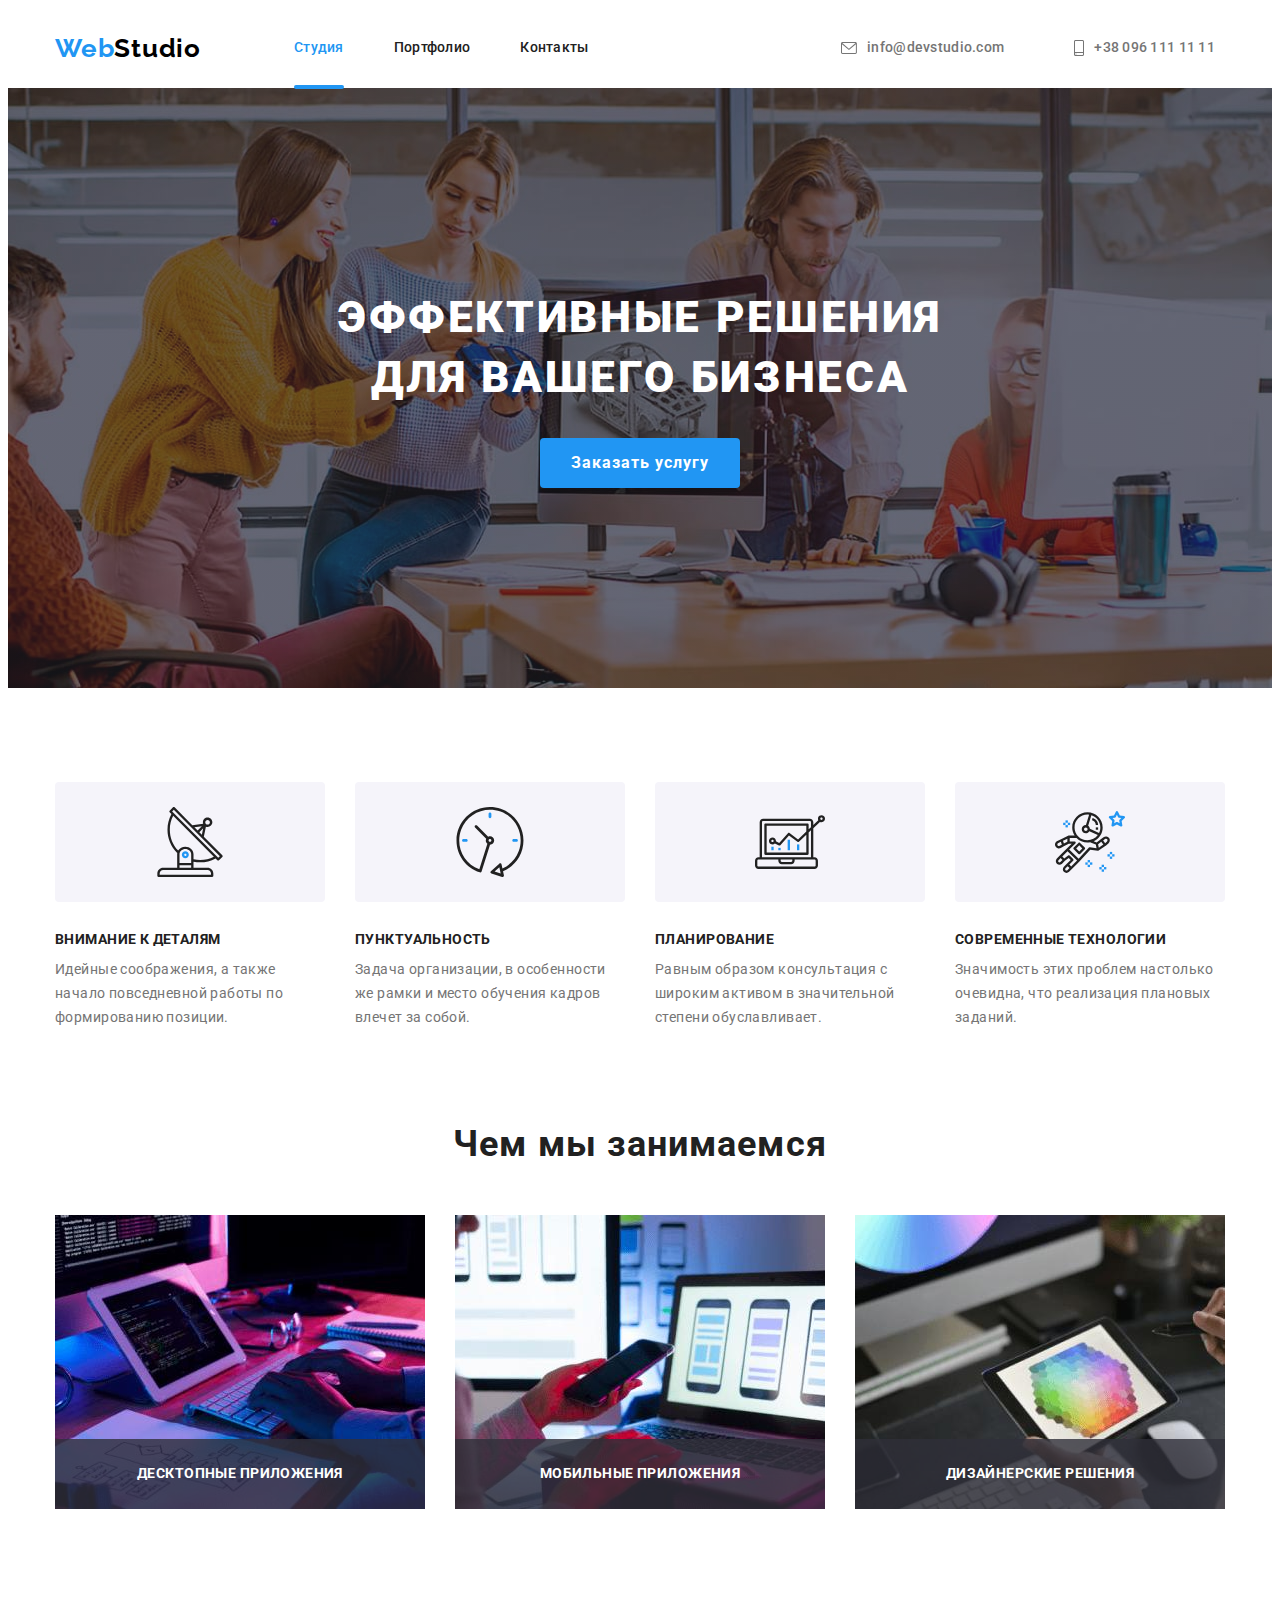
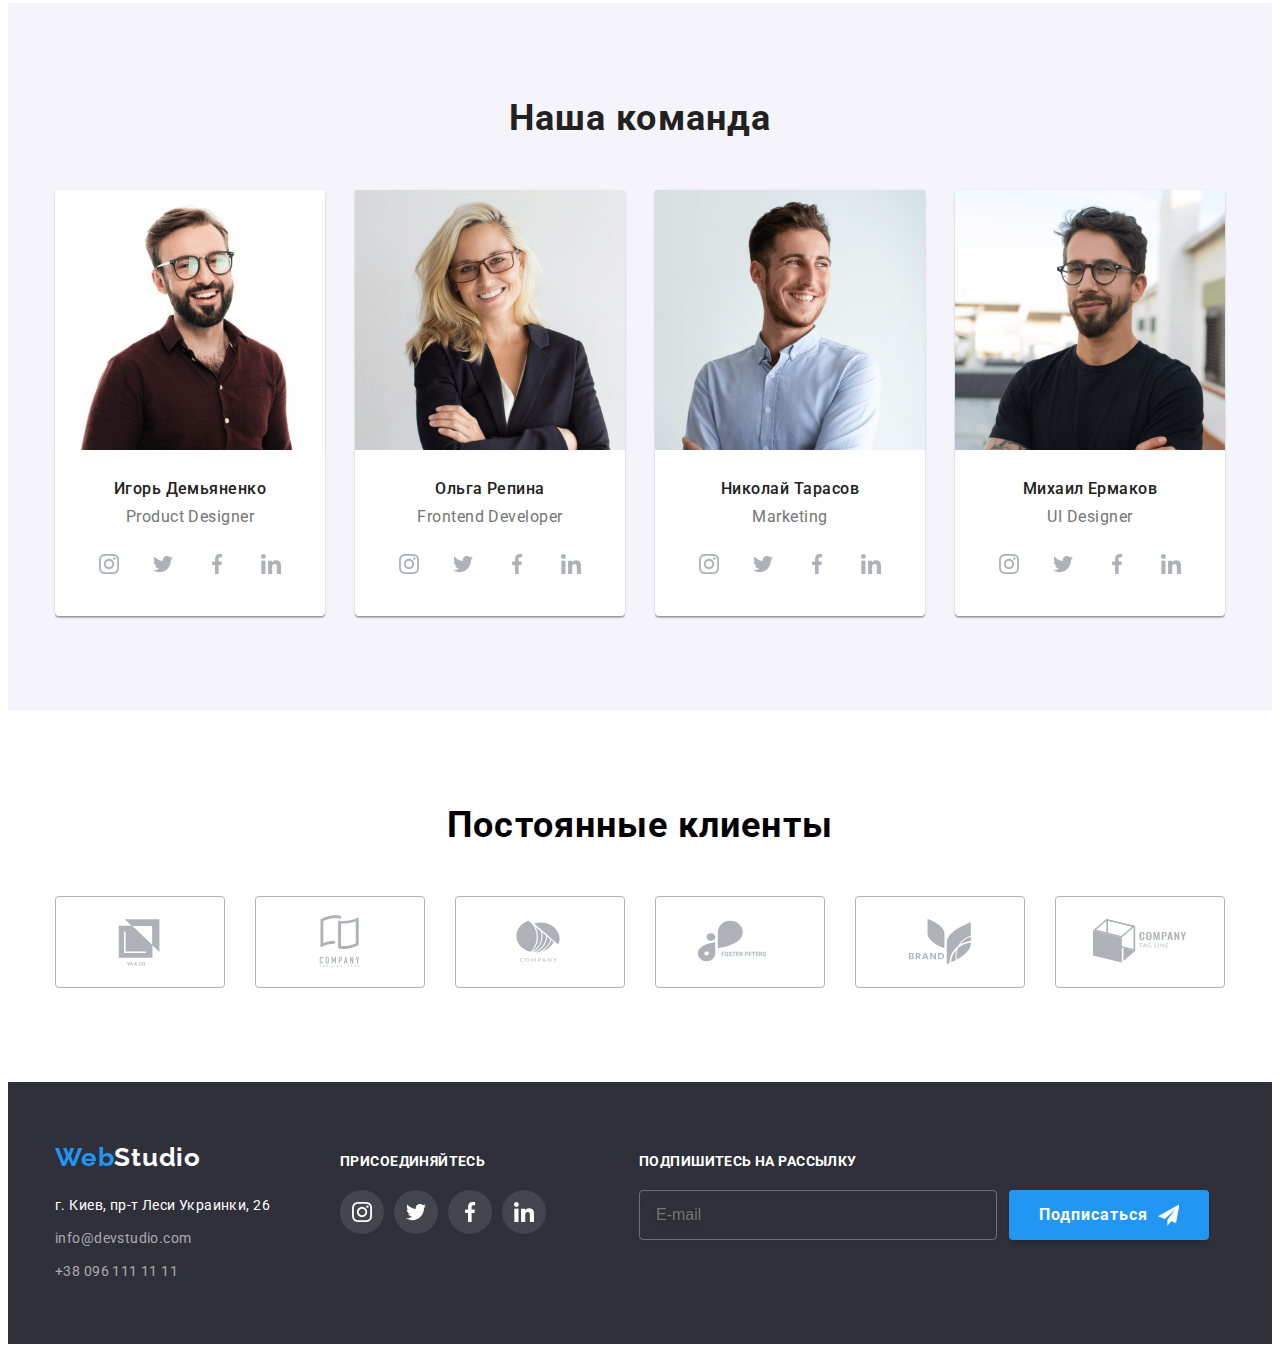
<file: index.html>
<!DOCTYPE html>
<html lang="ru">
  <head>
    <meta charset="UTF-8" />
    <meta http-equiv="X-UA-Compatible" content="IE=edge" />
    <meta name="viewport" content="width=device-width, initial-scale=1.0" />
    <link rel="preconnect" href="https://fonts.googleapis.com" />
    <link rel="preconnect" href="https://fonts.gstatic.com" crossorigin />
    <link
      href="https://fonts.googleapis.com/css2?family=Raleway:wght@700&family=Roboto:wght@200;300;400;500;700;900&display=swap"
      rel="stylesheet"
    />
    <title>WebStudio</title>
    <link
      rel="stylesheet"
      href="https://cdnjs.cloudflare.com/ajax/libs/modern-normalize/1.1.0/modern-normalize.min.css"
      integrity="sha512-wpPYUAdjBVSE4KJnH1VR1HeZfpl1ub8YT/NKx4PuQ5NmX2tKuGu6U/JRp5y+Y8XG2tV+wKQpNHVUX03MfMFn9Q=="
      crossorigin="anonymous"
      referrerpolicy="no-referrer"
    />
    <link rel="stylesheet" href="./css/main.min.css" />
  </head>

  <!-- Header -->

  <body>
    <header class="header">
      <div class="container">
        <a href="/" class="logo logo__link link"
          >Web<span class="logo__color">Studio</span></a
        >
        <nav class="site-nav">
          <ul class="site-nav__list list">
            <li class="site-nav__item">
              <a href="./index.html" class="site-nav__link link current"
                >Студия</a
              >
            </li>
            <li class="site-nav__item">
              <a href="./portfolio.html" class="site-nav__link link"
                >Портфолио</a
              >
            </li>
            <li class="site-nav__item">
              <a href="/" class="site-nav__link link">Контакты</a>
            </li>
          </ul>
        </nav>
        <ul class="connect list">
          <li class="connect__item">
            <a href="mailto:info@devstudio.com" class="connect__link link">
              <svg class="connect__icon" width="16" height="12">
                <use href="./images/icons.svg#icon-mail-icon"></use></svg
              >info@devstudio.com</a
            >
          </li>
          <li class="connect__item">
            <a href="tel:+380961111111" class="connect__link link">
              <svg class="connect__icon" width="10" height="16">
                <use href="./images/icons.svg#icon-tel-icon"></use></svg
              >+38 096 111 11 11</a
            >
          </li>
        </ul>
      </div>
    </header>
    <main>
      <!-- HERO -->

      <section class="hero">
        <div class="container">
          <h1 class="hero__title">Эффективные решения для вашего бизнеса</h1>
          <button type="button" class="btn hero__btn" data-modal-open>
            Заказать услугу
          </button>
        </div>
      </section>

      <!-- Specifics -->

      <section class="specifics">
        <div class="container">
          <h2 class="visually-hidden" hidden>Особенности</h2>

          <ul class="specifics__list list">
            <li class="specifics__item">
              <div class="specifics__icon">
                <svg class="specifics__icon-item" width="70" height="70">
                  <use href="./images/icons.svg#icon-antenna"></use>
                </svg>
              </div>
              <h3 class="specifics__item-title">Внимание к деталям</h3>
              <p class="specifics__item-text">
                Идейные соображения, а также начало повседневной работы по
                формированию позиции.
              </p>
            </li>
            <li class="specifics__item">
              <div class="specifics__icon">
                <svg class="specifics__icon-item" width="70" height="70">
                  <use href="./images/icons.svg#icon-clock"></use>
                </svg>
              </div>
              <h3 class="specifics__item-title">Пунктуальность</h3>
              <p class="specifics__item-text">
                Задача организации, в особенности же рамки и место обучения
                кадров влечет за собой.
              </p>
            </li>
            <li class="specifics__item">
              <div class="specifics__icon">
                <svg class="specifics__icon-item" width="70" height="70">
                  <use href="./images/icons.svg#icon-diagram"></use>
                </svg>
              </div>
              <h3 class="specifics__item-title">Планирование</h3>
              <p class="specifics__item-text">
                Равным образом консультация с широким активом в значительной
                степени обуславливает.
              </p>
            </li>
            <li class="specifics__item">
              <div class="specifics__icon">
                <svg class="specifics__icon-item" width="70" height="70">
                  <use href="./images/icons.svg#icon-astronaut"></use>
                </svg>
              </div>
              <h3 class="specifics__item-title">Современные технологии</h3>
              <p class="specifics__item-text">
                Значимость этих проблем настолько очевидна, что реализация
                плановых заданий.
              </p>
            </li>
          </ul>
        </div>
      </section>

      <!-- Activity -->

      <section class="activity">
        <div class="container">
          <h2 class="activity__title">Чем мы занимаемся</h2>
          <ul class="activity__list list">
            <li class="activity__item">
              <div class="activity__inner">
                <img
                  src="./images/devel-1.jpeg"
                  alt="десктопные приложения"
                  width="370"
                  height="294"
                />
                <p class="activity__text">Десктопные приложения</p>
              </div>
            </li>
            <li class="activity__item">
              <div class="activity__inner">
                <img
                  src="./images/apps-2.jpeg"
                  alt="мобильные приложения"
                  width="370"
                  height="294"
                />
                <p class="activity__text">Мобильные приложения</p>
              </div>
            </li>
            <li class="activity__item">
              <div class="activity__inner">
                <img
                  src="./images/web-3.jpeg"
                  alt="дизайнерские решения"
                  width="370"
                  height="294"
                />
                <p class="activity__text">Дизайнерские решения</p>
              </div>
            </li>
          </ul>
        </div>
      </section>

      <!--TEAM -->

      <section class="team">
        <div class="container">
          <h2 class="team__title">Наша команда</h2>
          <ul class="team__list list">
            <li class="team__item">
              <img
                src="./images/demyanenko-1.jpeg"
                alt="Игорь Демьяненко"
                width="270"
                height="260"
              />
              <div class="team-inner">
                <h3 class="team-inner__title">Игорь Демьяненко</h3>
                <p lang="en" class="team-inner__text">Product Designer</p>
                <ul class="team-inner__list list">
                  <li class="team-inner__item">
                    <a href="/" class="team-inner__link link">
                      <svg class="team-inner__icon" width="20" height="20">
                        <use href="./images/icons.svg#icon-instagram"></use>
                      </svg>
                    </a>
                  </li>
                  <li class="team-inner__item">
                    <a href="/" class="team-inner__link link">
                      <svg class="team-inner__icon" width="20" height="20">
                        <use href="./images/icons.svg#icon-twitter"></use>
                      </svg>
                    </a>
                  </li>
                  <li class="team-inner__item">
                    <a href="/" class="team-inner__link link">
                      <svg class="team-inner__icon" width="20" height="20">
                        <use href="./images/icons.svg#icon-facebook"></use>
                      </svg>
                    </a>
                  </li>
                  <li class="team-inner__item">
                    <a href="/" class="team-inner__link link">
                      <svg class="team-inner__icon" width="20" height="20">
                        <use href="./images/icons.svg#icon-linkedin"></use>
                      </svg>
                    </a>
                  </li>
                </ul>
              </div>
            </li>
            <li class="team__item">
              <img
                src="./images/repina-2.jpeg"
                alt="Ольга Репина"
                width="270"
                height="260"
              />
              <div class="team-inner">
                <h3 class="team-inner__title">Ольга Репина</h3>
                <p lang="en" class="team-inner__text">Frontend Developer</p>
                <ul class="team-inner__list list">
                  <li class="team-inner__item">
                    <a href="/" class="team-inner__link link">
                      <svg class="team-inner__icon" width="20" height="20">
                        <use href="./images/icons.svg#icon-instagram"></use>
                      </svg>
                    </a>
                  </li>
                  <li class="team-inner__item">
                    <a href="/" class="team-inner__link link">
                      <svg class="team-inner__icon" width="20" height="20">
                        <use href="./images/icons.svg#icon-twitter"></use>
                      </svg>
                    </a>
                  </li>
                  <li class="team-inner__item">
                    <a href="/" class="team-inner__link link">
                      <svg class="team-inner__icon" width="20" height="20">
                        <use href="./images/icons.svg#icon-facebook"></use>
                      </svg>
                    </a>
                  </li>
                  <li class="team-inner__item">
                    <a href="/" class="team-inner__link link">
                      <svg class="team-inner__icon" width="20" height="20">
                        <use href="./images/icons.svg#icon-linkedin"></use>
                      </svg>
                    </a>
                  </li>
                </ul>
              </div>
            </li>
            <li class="team__item">
              <img
                src="./images/tarasov-3.jpeg"
                alt="Николай Тарасов"
                width="270"
                height="260"
              />
              <div class="team-inner">
                <h3 class="team-inner__title">Николай Тарасов</h3>
                <p lang="en" class="team-inner__text">Marketing</p>
                <ul class="team-inner__list list">
                  <li class="team-inner__item">
                    <a href="/" class="team-inner__link link">
                      <svg class="team-inner__icon" width="20" height="20">
                        <use href="./images/icons.svg#icon-instagram"></use>
                      </svg>
                    </a>
                  </li>
                  <li class="team-inner__item">
                    <a href="/" class="team-inner__link link">
                      <svg class="team-inner__icon" width="20" height="20">
                        <use href="./images/icons.svg#icon-twitter"></use>
                      </svg>
                    </a>
                  </li>
                  <li class="team-inner__item">
                    <a href="/" class="team-inner__link link">
                      <svg class="team-inner__icon" width="20" height="20">
                        <use href="./images/icons.svg#icon-facebook"></use>
                      </svg>
                    </a>
                  </li>
                  <li class="team-inner__item">
                    <a href="/" class="team-inner__link link">
                      <svg class="team-inner__icon" width="20" height="20">
                        <use href="./images/icons.svg#icon-linkedin"></use>
                      </svg>
                    </a>
                  </li>
                </ul>
              </div>
            </li>
            <li class="team__item">
              <img
                src="./images/ermakov-4.jpeg"
                alt="Михаил Ермаков"
                width="270"
                height="260"
              />
              <div class="team-inner">
                <h3 class="team-inner__title">Михаил Ермаков</h3>
                <p lang="en" class="team-inner__text">UI Designer</p>
                <ul class="team-inner__list list">
                  <li class="team-inner__item">
                    <a href="/" class="team-inner__link link">
                      <svg class="team-inner__icon" width="20" height="20">
                        <use href="./images/icons.svg#icon-instagram"></use>
                      </svg>
                    </a>
                  </li>
                  <li class="team-inner__item">
                    <a href="/" class="team-inner__link link">
                      <svg class="team-inner__icon" width="20" height="20">
                        <use href="./images/icons.svg#icon-twitter"></use>
                      </svg>
                    </a>
                  </li>
                  <li class="team-inner__item">
                    <a href="/" class="team-inner__link link">
                      <svg class="team-inner__icon" width="20" height="20">
                        <use href="./images/icons.svg#icon-facebook"></use>
                      </svg>
                    </a>
                  </li>
                  <li class="team-inner__item">
                    <a href="/" class="team-inner__link link">
                      <svg class="team-inner__icon" width="20" height="20">
                        <use href="./images/icons.svg#icon-linkedin"></use>
                      </svg>
                    </a>
                  </li>
                </ul>
              </div>
            </li>
          </ul>
        </div>
      </section>
    </main>

    <!-- Clients -->
    <section class="clients">
      <div class="container">
        <h2 class="clients__title">Постоянные клиенты</h2>
        <ul class="clients__list list">
          <li class="clients__item">
            <a href="" class="clients__link link">
              <svg class="clients__icon" width="106" height="60">
                <use href="./images/icons.svg#icon-ya-co"></use>
              </svg>
            </a>
          </li>
          <li class="clients__item">
            <a href="" class="clients__link link">
              <svg class="clients__icon" width="106" height="60">
                <use href="./images/icons.svg#icon-tagline-comp"></use>
              </svg>
            </a>
          </li>
          <li class="clients__item">
            <a href="" class="clients__link link">
              <svg class="clients__icon" width="106" height="60">
                <use href="./images/icons.svg#icon-company"></use>
              </svg>
            </a>
          </li>
          <li class="clients__item">
            <a href="" class="clients__link link">
              <svg class="clients__icon" width="106" height="60">
                <use href="./images/icons.svg#icon-foster"></use>
              </svg>
            </a>
          </li>
          <li class="clients__item">
            <a href="" class="clients__link link">
              <svg class="clients__icon" width="106" height="60">
                <use href="./images/icons.svg#icon-brand"></use>
              </svg>
            </a>
          </li>
          <li class="clients__item">
            <a href="" class="clients__link link">
              <svg class="clients__icon" width="106" height="60">
                <use href="./images/icons.svg#icon-comp-tag"></use>
              </svg>
            </a>
          </li>
        </ul>
      </div>
    </section>

    <!-- Footer -->

    <footer class="footer">
      <div class="container footer__section">
        <div class="footer-nav">
          <a href="/" class="footer-logo logo link"
            >Web<span class="footer-logo__color">Studio</span></a
          >
          <address class="footer-nav__content">
            <ul class="footer-nav__list list">
              <li class="footer-nav__item">
                <a href="/" class="footer-nav__link footer-nav__address link"
                  >г. Киев, пр-т Леси Украинки, 26</a
                >
              </li>
              <li class="footer-nav__item">
                <a
                  href="mailto:info@devstudio.com"
                  class="footer-nav__link link"
                  >info@devstudio.com</a
                >
              </li>
              <li class="footer-nav__item">
                <a href="tel:+380961111111" class="footer-nav__link link"
                  >+38 096 111 11 11</a
                >
              </li>
            </ul>
          </address>
        </div>

        <!-- Footer - Join -->

        <div class="join join__content">
          <h3 class="join__title">присоединяйтесь</h3>
          <ul class="join__list list">
            <li class="join__item">
              <a href="/" class="join__link link">
                <svg class="join__icon" width="20" height="20">
                  <use href="./images/icons.svg#icon-instagram"></use>
                </svg>
              </a>
            </li>
            <li class="join__item">
              <a href="/" class="join__link link">
                <svg class="join__icon" width="20" height="20">
                  <use href="./images/icons.svg#icon-twitter"></use>
                </svg>
              </a>
            </li>
            <li class="join__item">
              <a href="/" class="join__link link">
                <svg class="join__icon" width="20" height="20">
                  <use href="./images/icons.svg#icon-facebook"></use>
                </svg>
              </a>
            </li>
            <li class="join__item">
              <a href="/" class="join__link link">
                <svg class="join__icon" width="20" height="20">
                  <use href="./images/icons.svg#icon-linkedin"></use>
                </svg>
              </a>
            </li>
          </ul>
        </div>

        <!-- Footer - Subscribe -->

        <div class="subscribe subscribe__content">
          <h3 class="subscribe__title">Подпишитесь на рассылку</h3>
          <form class="subscribe__form">
            <input
              type="email"
              class="subscribe__input"
              placeholder="E-mail"
              name="user-email"
            />
            <button type="submit" class="btn subscribe__btn">
              Подписаться
              <svg class="subscribe__icon" width="24" height="24">
                <use href="./images/icons.svg#icon-follow"></use>
              </svg>
            </button>
          </form>
        </div>
      </div>
    </footer>

    <!-- Modal -->

    <div class="backdrop is-hidden" data-modal>
      <div class="modal">
        <button type="button" class="modal-close-btn" data-modal-close>
          <svg class="icon-item" width="18" height="18">
            <use href="./images/icons.svg#icon-close-icon"></use>
          </svg>
        </button>
        <p class="modal-title">Оставьте свои данные, мы вам перезвоним</p>
        <form class="modal-form">
          <div class="modal-fields">
            <label for="user-name" class="modal-label">Имя</label>
            <div class="input-wrap">
              <input
                type="text"
                name="user-name"
                id="user-name"
                class="modal-input"
                placeholder=" "
                required
              />
              <svg class="modal-icon" width="18" height="18">
                <use href="./images/icons.svg#icon-user-name"></use>
              </svg>
            </div>
          </div>
          <div class="modal-fields">
            <label for="user-tel" class="modal-label">Телефон</label>
            <div class="input-wrap">
              <input
                type="tel"
                name="user-tel"
                id="user-tel"
                class="modal-input"
                placeholder=" "
                required
              />
              <svg class="modal-icon" width="18" height="18">
                <use href="./images/icons.svg#icon-user-tel"></use>
              </svg>
            </div>
          </div>
          <div class="modal-fields">
            <label for="user-email" class="modal-label">Почта</label>
            <div class="input-wrap">
              <input
                type="email"
                name="user-email"
                id="user-email"
                class="modal-input"
                placeholder=" "
              />
              <svg class="modal-icon" width="18" height="18">
                <use href="./images/icons.svg#icon-user-mail"></use>
              </svg>
            </div>
          </div>
          <div class="modal-fields modal-comment">
            <label for="modal-text" class="modal-label">Комментарий</label>
            <textarea
              class="modal-text"
              name="modal-text"
              id="modal-text"
              placeholder="Введите текст"
              cols="30"
              rows="10"
            ></textarea>
          </div>
          <div class="modal-fields modal-check">
            <input
              type="checkbox"
              class="input-check visually-hidden"
              name="privacy"
              id="privacy"
            />
            <label for="privacy" class="check-text">
              <span>
                <svg class="check-icon" width="15" height="15">
                  <use href="./images/icons.svg#icon-check"></use>
                </svg>
              </span>
              Соглашаюсь с рассылкой и принимаю &nbsp;
              <a href="">Условия договора</a></label
            >
          </div>
          <button type="submit" class="btn modal-btn">Отправить</button>
        </form>
      </div>
    </div>
    <script src="./js/modal.js"></script>
  </body>
</html>
</file>
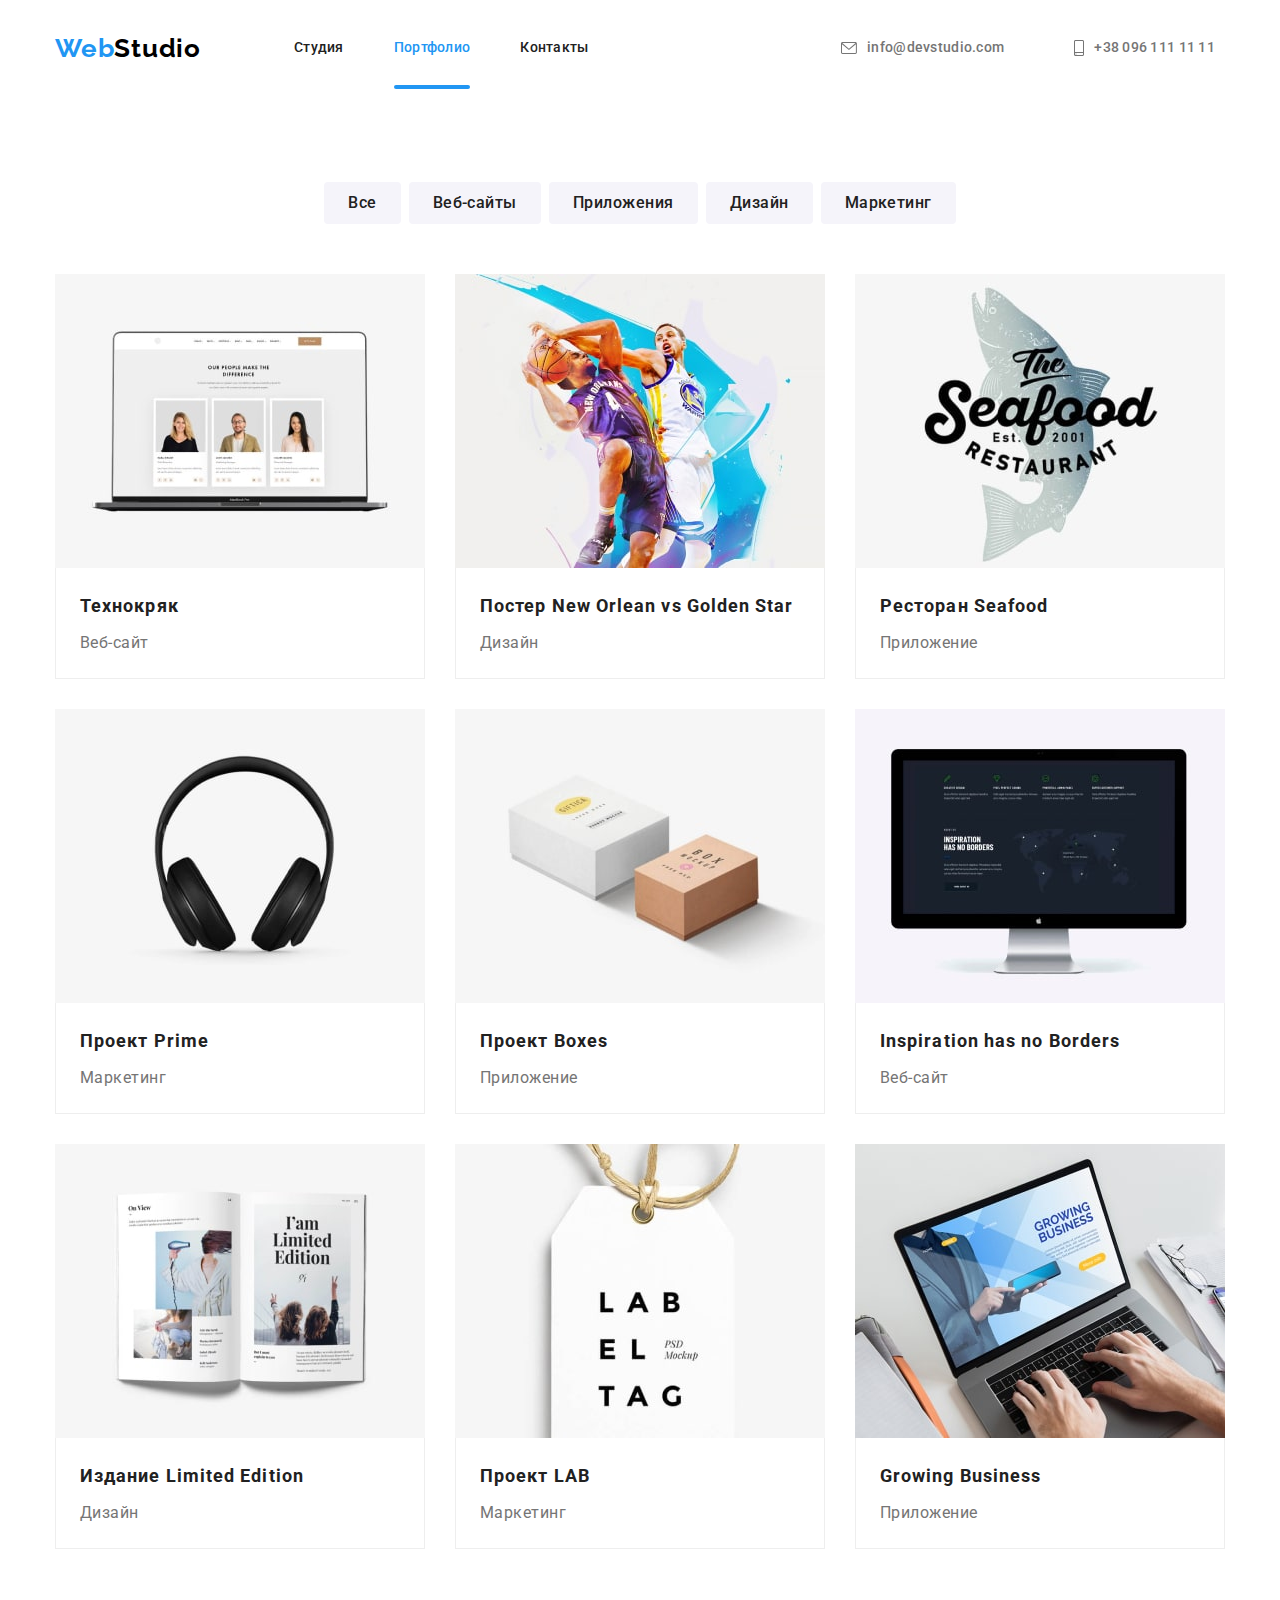
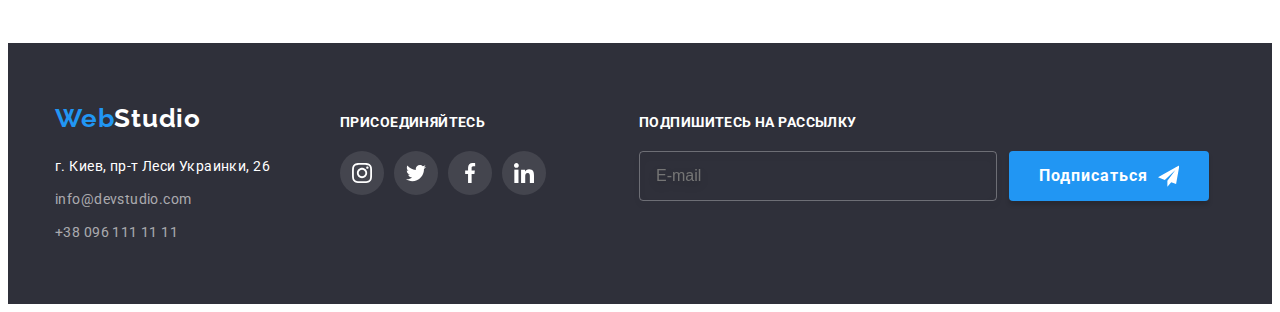
<file: portfolio.html>
<!DOCTYPE html>
<html lang="ru">
  <head>
    <meta charset="UTF-8" />
    <meta http-equiv="X-UA-Compatible" content="IE=edge" />
    <meta name="viewport" content="width=device-width, initial-scale=1.0" />
    <link rel="preconnect" href="https://fonts.googleapis.com" />
    <link rel="preconnect" href="https://fonts.gstatic.com" crossorigin />
    <link
      href="https://fonts.googleapis.com/css2?family=Raleway:wght@700&family=Roboto:wght@200;300;400;500;700;900&display=swap"
      rel="stylesheet"
    />
    <title>WebStudio</title>
    <link
      rel="stylesheet"
      href="https://cdnjs.cloudflare.com/ajax/libs/modern-normalize/1.1.0/modern-normalize.min.css"
      integrity="sha512-wpPYUAdjBVSE4KJnH1VR1HeZfpl1ub8YT/NKx4PuQ5NmX2tKuGu6U/JRp5y+Y8XG2tV+wKQpNHVUX03MfMFn9Q=="
      crossorigin="anonymous"
      referrerpolicy="no-referrer"
    />
    <link rel="stylesheet" href="./css/main.min.css" />
  </head>

  <!-- Header -->

  <body>
    <header class="header">
      <div class="container">
        <a href="/" class="logo logo__link link"
          >Web<span class="logo__color">Studio</span></a
        >
        <nav class="site-nav">
          <ul class="site-nav__list list">
            <li class="site-nav__item">
              <a href="./index.html" class="site-nav__link link">Студия</a>
            </li>
            <li class="site-nav__item">
              <a href="./portfolio.html" class="site-nav__link link current"
                >Портфолио</a
              >
            </li>
            <li class="site-nav__item">
              <a href="/" class="site-nav__link link">Контакты</a>
            </li>
          </ul>
        </nav>
        <ul class="connect list">
          <li class="connect__item">
            <a href="mailto:info@devstudio.com" class="connect__link link">
              <svg class="connect__icon" width="16" height="12">
                <use href="./images/icons.svg#icon-mail-icon"></use></svg
              >info@devstudio.com</a
            >
          </li>
          <li class="connect__item">
            <a href="tel:+380961111111" class="connect__link link">
              <svg class="connect__icon" width="10" height="16">
                <use href="./images/icons.svg#icon-tel-icon"></use></svg
              >+38 096 111 11 11</a
            >
          </li>
        </ul>
      </div>
    </header>
    <main>
      <!-- Portfolio Navigation -->

      <section class="portfolio-btn-container">
        <div class="container">
          <h1 class="visually-hidden" hidden>Портфолио</h1>
          <ul class="portfolio-btn-list list">
            <li class="portfolio-btn">
              <button type="button" class="portfolio-btn-item">Все</button>
            </li>
            <li class="portfolio-btn">
              <button type="button" class="portfolio-btn-item">
                Веб-сайты
              </button>
            </li>
            <li class="portfolio-btn">
              <button type="button" class="portfolio-btn-item">
                Приложения
              </button>
            </li>
            <li class="portfolio-btn">
              <button type="button" class="portfolio-btn-item">Дизайн</button>
            </li>
            <li class="portfolio-btn">
              <button type="button" class="portfolio-btn-item">
                Маркетинг
              </button>
            </li>
          </ul>

          <!-- Portfolio list -->

          <ul class="portfolio list">
            <li class="portfolio-list">
              <a href="" class="portfolio-link link">
                <div class="portfolio-top-wrap">
                  <img
                    src="./images/portf-techno-1.jpeg"
                    alt="Веб-сайт Технокряк"
                    width="370"
                    height="294"
                  />
                  <p class="portfolio-top-text">
                    Ресурс предлагает комплексные предложения с разным уровнем
                    функционала и сервисов. Все это позволит посетителю получить
                    исчерпывающие сведения о компании или частном лице.
                  </p>
                </div>
                <div class="portfolio-container-list">
                  <h2 class="portfolio-title">Технокряк</h2>
                  <p class="portfolio-text">Веб-сайт</p>
                </div>
              </a>
            </li>
            <li class="portfolio-list">
              <a href="" class="portfolio-link link">
                <div class="portfolio-top-wrap">
                  <img
                    src="./images/portf-goldenstar-2.jpeg"
                    alt="Дизайн Постер New Orlean vs Golden Star"
                    width="370"
                    height="294"
                  />
                  <p class="portfolio-top-text">
                    Ресурс предлагает комплексные предложения с разным уровнем
                    функционала и сервисов. Все это позволит посетителю получить
                    исчерпывающие сведения о компании или частном лице.
                  </p>
                </div>
                <div class="portfolio-container-list">
                  <h2 class="portfolio-title">
                    Постер New Orlean vs Golden Star
                  </h2>
                  <p class="portfolio-text">Дизайн</p>
                </div>
              </a>
            </li>
            <li class="portfolio-list">
              <a href="" class="portfolio-link link">
                <div class="portfolio-top-wrap">
                  <img
                    src="./images/portf-seafood-3.jpeg"
                    alt="Приложение Ресторан Seafood"
                    width="370"
                    height="294"
                  />
                  <p class="portfolio-top-text">
                    Ресурс предлагает комплексные предложения с разным уровнем
                    функционала и сервисов. Все это позволит посетителю получить
                    исчерпывающие сведения о компании или частном лице.
                  </p>
                </div>
                <div class="portfolio-container-list">
                  <h2 class="portfolio-title">Ресторан Seafood</h2>
                  <p class="portfolio-text">Приложение</p>
                </div>
              </a>
            </li>
            <li class="portfolio-list">
              <a href="" class="portfolio-link link">
                <div class="portfolio-top-wrap">
                  <img
                    src="./images/portf-prime-4.jpeg"
                    alt="Маркетинг Проект Prime"
                    width="370"
                    height="294"
                  />
                  <p class="portfolio-top-text">
                    Ресурс предлагает комплексные предложения с разным уровнем
                    функционала и сервисов. Все это позволит посетителю получить
                    исчерпывающие сведения о компании или частном лице.
                  </p>
                </div>
                <div class="portfolio-container-list">
                  <h2 class="portfolio-title">Проект Prime</h2>
                  <p class="portfolio-text">Маркетинг</p>
                </div>
              </a>
            </li>
            <li class="portfolio-list">
              <a href="" class="portfolio-link link">
                <div class="portfolio-top-wrap">
                  <img
                    src="./images/portf-boxes-5.jpeg"
                    alt="Приложение Проект Boxes"
                    width="370"
                    height="294"
                  />
                  <p class="portfolio-top-text">
                    Ресурс предлагает комплексные предложения с разным уровнем
                    функционала и сервисов. Все это позволит посетителю получить
                    исчерпывающие сведения о компании или частном лице.
                  </p>
                </div>
                <div class="portfolio-container-list">
                  <h2 class="portfolio-title">Проект Boxes</h2>
                  <p class="portfolio-text">Приложение</p>
                </div>
              </a>
            </li>
            <li class="portfolio-list">
              <a href="" class="portfolio-link link">
                <div class="portfolio-top-wrap">
                  <img
                    src="./images/portf-borders-6.jpeg"
                    alt="Веб-сайт Inspiration has no Borders"
                    width="370"
                    height="294"
                  />
                  <p class="portfolio-top-text">
                    Ресурс предлагает комплексные предложения с разным уровнем
                    функционала и сервисов. Все это позволит посетителю получить
                    исчерпывающие сведения о компании или частном лице.
                  </p>
                </div>
                <div class="portfolio-container-list">
                  <h2 class="portfolio-title">Inspiration has no Borders</h2>
                  <p class="portfolio-text">Веб-сайт</p>
                </div>
              </a>
            </li>
            <li class="portfolio-list">
              <a href="" class="portfolio-link link">
                <div class="portfolio-top-wrap">
                  <img
                    src="./images/portf-limited-7.jpeg"
                    alt="Дизайн Издание Limited Edition"
                    width="370"
                    height="294"
                  />
                  <p class="portfolio-top-text">
                    Ресурс предлагает комплексные предложения с разным уровнем
                    функционала и сервисов. Все это позволит посетителю получить
                    исчерпывающие сведения о компании или частном лице.
                  </p>
                </div>
                <div class="portfolio-container-list">
                  <h2 class="portfolio-title">Издание Limited Edition</h2>
                  <p class="portfolio-text">Дизайн</p>
                </div>
              </a>
            </li>
            <li class="portfolio-list">
              <a href="" class="portfolio-link link">
                <div class="portfolio-top-wrap">
                  <img
                    src="./images/portf-lab-8.jpeg"
                    alt="Маркетинг Проект LAB"
                    width="370"
                    height="294"
                  />
                  <p class="portfolio-top-text">
                    Ресурс предлагает комплексные предложения с разным уровнем
                    функционала и сервисов. Все это позволит посетителю получить
                    исчерпывающие сведения о компании или частном лице.
                  </p>
                </div>
                <div class="portfolio-container-list">
                  <h2 class="portfolio-title">Проект LAB</h2>
                  <p class="portfolio-text">Маркетинг</p>
                </div>
              </a>
            </li>
            <li class="portfolio-list">
              <a href="" class="portfolio-link link">
                <div class="portfolio-top-wrap">
                  <img
                    src="./images/portf-bussiness-9.jpeg"
                    alt="Приложение Growing Business"
                    width="370"
                    height="294"
                  />
                  <p class="portfolio-top-text">
                    Ресурс предлагает комплексные предложения с разным уровнем
                    функционала и сервисов. Все это позволит посетителю получить
                    исчерпывающие сведения о компании или частном лице.
                  </p>
                </div>
                <div class="portfolio-container-list">
                  <h2 class="portfolio-title">Growing Business</h2>
                  <p class="portfolio-text">Приложение</p>
                </div>
              </a>
            </li>
          </ul>
        </div>
      </section>
    </main>

    <!-- Footer -->

    <footer class="footer">
      <div class="container footer__section">
        <div class="footer-nav">
          <a href="/" class="footer-logo logo link"
            >Web<span class="footer-logo__color">Studio</span></a
          >
          <address class="footer-nav__content">
            <ul class="footer-nav__list list">
              <li class="footer-nav__item">
                <a href="/" class="footer-nav__link footer-nav__address link"
                  >г. Киев, пр-т Леси Украинки, 26</a
                >
              </li>
              <li class="footer-nav__item">
                <a
                  href="mailto:info@devstudio.com"
                  class="footer-nav__link link"
                  >info@devstudio.com</a
                >
              </li>
              <li class="footer-nav__item">
                <a href="tel:+380961111111" class="footer-nav__link link"
                  >+38 096 111 11 11</a
                >
              </li>
            </ul>
          </address>
        </div>

        <!-- Footer - Join -->

        <div class="join join__content">
          <h3 class="join__title">присоединяйтесь</h3>
          <ul class="join__list list">
            <li class="join__item">
              <a href="/" class="join__link link">
                <svg class="join__icon" width="20" height="20">
                  <use href="./images/icons.svg#icon-instagram"></use>
                </svg>
              </a>
            </li>
            <li class="join__item">
              <a href="/" class="join__link link">
                <svg class="join__icon" width="20" height="20">
                  <use href="./images/icons.svg#icon-twitter"></use>
                </svg>
              </a>
            </li>
            <li class="join__item">
              <a href="/" class="join__link link">
                <svg class="join__icon" width="20" height="20">
                  <use href="./images/icons.svg#icon-facebook"></use>
                </svg>
              </a>
            </li>
            <li class="join__item">
              <a href="/" class="join__link link">
                <svg class="join__icon" width="20" height="20">
                  <use href="./images/icons.svg#icon-linkedin"></use>
                </svg>
              </a>
            </li>
          </ul>
        </div>

        <!-- Footer - Subscribe -->

        <div class="subscribe subscribe__content">
          <h3 class="subscribe__title">Подпишитесь на рассылку</h3>
          <form class="subscribe__form">
            <input
              type="email"
              class="subscribe__input"
              placeholder="E-mail"
              name="user-email"
            />
            <button type="submit" class="btn subscribe__btn">
              Подписаться
              <svg class="subscribe__icon" width="24" height="24">
                <use href="./images/icons.svg#icon-follow"></use>
              </svg>
            </button>
          </form>
        </div>
      </div>
    </footer>
  </body>
</html>
</file>
<file: css/main.min.css>
@import"https://fonts.googleapis.com/css2?family=Raleway:wght@700&family=Roboto:wght@400;500;700;900&display=swap";body{font-family:"Roboto",sans-serif}.link{text-decoration:none}.list{list-style:none}*{box-sizing:border-box}h1,h2,h3,h4,h5,h6,p{margin:0}ul{margin:0;padding-left:0}img{display:block;max-width:100%;height:auto}:root{--main-text-color: #212121;--black-color-primary: #000000;--second-text-color: #757575;--white-primary-color: #ffffff;--accent-color: #2196f3;--typical-margin: 30px;--icon-gray-color: #afb1b8;--background-color: #f5f4fa}.visually-hidden{position:absolute;white-space:nowrap;width:1px;height:1px;overflow:hidden;border:0;padding:0;clip:rect(0 0 0 0);clip-path:inset(50%);margin:-1px}.btn{align-items:center;text-align:center;letter-spacing:.06em;width:200px;height:50px;cursor:pointer;border-radius:4px;box-shadow:0px 4px 4px rgba(0,0,0,.15);border-color:rgba(0,0,0,0);margin:0 auto;color:var(--white-primary-color);background-color:var(--accent-color);transition:background-color 250ms cubic-bezier(0.4, 0, 0.2, 1),text-shadow 250ms cubic-bezier(0.4, 0, 0.2, 1)}.container{width:1200px;padding:0 15px;margin:0 auto}.backdrop{position:fixed;top:0;left:0;width:100%;height:100%;background-color:rgba(0,0,0,.2);transition:opacity 250ms linear,visibility 250ms linear}.modal{position:absolute;top:50%;left:50%;transform:translate(-50%, -50%) scale(1);width:528px;height:581px;padding:40px;background-color:var(--white-primary-color);box-shadow:0px 1px 3px rgba(0,0,0,.12),0px 1px 1px rgba(0,0,0,.14),0px 2px 1px rgba(0,0,0,.2);border-radius:4px;transition:transform 250ms linear}.backdrop.is-hidden .modal{transform:translate(-50%, -50%) scale(0)}.modal-close-btn{display:flex;align-items:center;justify-content:center;position:absolute;right:8px;top:8px;width:30px;height:30px;background-color:var(--white-primary-color);border:1px solid rgba(0,0,0,.1);border-radius:50%;cursor:pointer}.is-hidden{opacity:0;visibility:hidden;pointer-events:none}.no-scroll{overflow:hidden}.icon-item{fill:var(--black-color-primary);transition:fill 250ms cubic-bezier(0.4, 0, 0.2, 1)}.modal-close-btn:hover .icon-item{fill:var(--accent-color)}.modal-title{font-weight:700;font-size:20px;line-height:1,15;text-align:center;letter-spacing:.03em;color:var(--main-text-color);margin-bottom:12px}.modal-input{display:block;width:100%;height:40px;border:1px solid rgba(33,33,33,.2);border-radius:4px;background-color:rgba(0,0,0,0);padding-left:42px;outline:rgba(0,0,0,0);transition:border 250ms cubic-bezier(0.4, 0, 0.2, 1)}.modal-input:focus{border-color:var(--accent-color)}.modal-label{display:block;font-size:12px;margin-bottom:4px;line-height:1.16;letter-spacing:.01em;color:var(--second-text-color)}.modal-fields{margin-bottom:10px}.modal-form .modal-check{margin-bottom:30px}.modal-form .modal-comment{margin-bottom:20px}.input-wrap{position:relative}.modal-icon{position:absolute;left:12px;top:50%;transform:translateY(-50%);transition:fill 250ms cubic-bezier(0.4, 0, 0.2, 1)}.modal-input:focus+.modal-icon{fill:var(--accent-color)}.modal-text{display:block;width:100%;height:120px;padding:12px 16px;border:1px solid rgba(33,33,33,.2);border-radius:4px;resize:none;outline:rgba(0,0,0,0);transition:border 250ms cubic-bezier(0.4, 0, 0.2, 1)}.modal-text:focus{border-color:var(--accent-color)}.modal-text::placeholder{font-size:12px;line-height:14px;letter-spacing:.01em;color:rgba(117,117,117,.5)}.check-text{font-size:14px;line-height:1.71;letter-spacing:.03em;align-items:center;justify-content:center;display:flex;color:var(--second-text-color)}.check-text a{color:var(--accent-color)}.check-text span{width:16px;height:15px;margin-right:8px;display:flex;align-items:center;justify-content:center;border:2px solid #212121;border-radius:2px}.input-check:checked+.check-text span{background-color:var(--accent-color);border:none}.check-icon{fill:rgba(0,0,0,0);align-items:center;justify-content:center;transition:fill 250ms cubic-bezier(0.4, 0, 0.2, 1)}.input-check:checked+.check-text .check-icon{fill:var(--white-primary-color)}.modal-btn{display:block;margin:0 auto;padding:10px 55px;transition:background-color 250ms cubic-bezier(0.4, 0, 0.2, 1);transition:text-shadow 250ms cubic-bezier(0.4, 0, 0.2, 1)}.modal-btn:hover,.modal-btn:focus{background-color:#188ce8;text-shadow:0px 4px 4px rgba(0,0,0,.25)}.header .container{display:flex;align-items:center}.logo{font-family:"Raleway",sans-serif;font-weight:700;font-size:26px;line-height:1.19;letter-spacing:.03em;color:var(--accent-color)}.logo__link{margin-right:93px}.logo__color{color:var(--black-color-primary)}.site-nav{padding-top:32px;display:flex;align-items:center}.site-nav__list{display:flex}.site-nav__item:not(:last-child){margin-right:50px}.site-nav__link{display:block;position:relative;padding-bottom:32px;font-weight:500;font-size:14px;line-height:1.14;letter-spacing:.02em;color:var(--main-text-color);transition:color 250ms cubic-bezier(0.4, 0, 0.2, 1)}.site-nav__link::after{content:"";position:absolute;left:0;bottom:-1px;display:block;width:100%;height:4px;opacity:0;background-color:var(--accent-color);border-radius:2px;transition:opacity 250ms cubic-bezier(0.4, 0, 0.2, 1)}.site-nav__link:hover::after{opacity:1}.site-nav__link:hover,.site-nav__link:focus{color:var(--accent-color)}.current::after{content:"";display:block;position:absolute;left:0;bottom:-1px;width:100%;height:4px;opacity:1;background-color:var(--accent-color);border-radius:2px}.site-nav__item .site-nav__link.current{color:var(--accent-color)}.connect{display:flex;margin-left:auto}.connect__item:not(:last-child){margin-right:50px}.connect__link{display:flex;justify-content:center;align-items:center;padding:10px;font-weight:500;font-size:14px;line-height:1.14;letter-spacing:.02em;color:var(--second-text-color);transition:color 250ms cubic-bezier(0.4, 0, 0.2, 1)}.connect__link:hover,.connect__link:focus{color:var(--accent-color)}.connect__icon{display:inline-flex;margin-right:10px;fill:currentColor}.hero{padding-top:200px;padding-bottom:200px;background:#2f303a;background-image:linear-gradient(rgba(47, 48, 58, 0.4), rgba(47, 48, 58, 0.4)),url("../images/hero-logo.jpeg");background-repeat:no-repeat;background-position:center;background-size:cover;max-width:1600px;height:600px;margin-left:auto;margin-right:auto}.hero__title{max-width:700px;font-weight:900;font-size:44px;line-height:1.36;text-align:center;letter-spacing:.06em;text-transform:uppercase;color:var(--white-primary-color);margin:auto;margin-bottom:var(--typical-margin)}.hero__btn{font-family:inherit;font-weight:700;font-size:16px;line-height:1.88;display:block}.hero__btn:hover,.hero__btn:focus{background-color:#188ce8;text-shadow:0px 4px 4px rgba(0,0,0,.25)}.specifics{padding-top:94px;padding-bottom:94px}.specifics__list{display:flex}.specifics__item{max-width:270px}.specifics__item:not(:last-child){margin-right:var(--typical-margin)}.specifics__icon{display:flex;width:270px;height:120px;align-items:center;justify-content:center;background:var(--background-color);border-radius:4px;margin-bottom:var(--typical-margin)}.specifics__item-title{font-weight:700;font-size:14px;line-height:1.14;letter-spacing:.03em;text-transform:uppercase;color:var(--main-text-color);margin-bottom:10px}.specifics__item-text{font-size:14px;line-height:1.71;letter-spacing:.03em;color:var(--second-text-color)}.activity{padding-top:-94px;padding-bottom:94px}.activity__title{font-weight:700;font-size:36px;line-height:1.16;text-align:center;letter-spacing:.03em;color:var(--main-text-color);margin-bottom:50px}.activity__list{display:flex}.activity__item:not(:last-child){margin-right:var(--typical-margin)}.activity__inner{position:relative}.activity__text{display:flex;position:absolute;bottom:0;width:100%;height:70px;justify-content:center;align-items:center;font-weight:700;font-size:14px;line-height:1.14;text-align:center;letter-spacing:.03em;text-transform:uppercase;color:var(--white-primary-color);background-color:rgba(47,48,58,.8)}.team{background-color:var(--background-color);padding-top:94px;padding-bottom:94px}.team__list{display:flex}.team__item{background-color:var(--white-primary-color);border-radius:4px;box-shadow:0px 1px 3px rgba(0,0,0,.12),0px 1px 1px rgba(0,0,0,.14),0px 2px 1px rgba(0,0,0,.2)}.team__item:not(:last-child){margin-right:var(--typical-margin)}.team__title{font-weight:700;font-size:36px;line-height:1.17;text-align:center;letter-spacing:.03em;color:var(--main-text-color);margin-bottom:50px}.team-inner{padding:30px 32px}.team-inner__title{font-weight:500;font-size:16px;line-height:1.18;text-align:center;letter-spacing:.03em;color:var(--main-text-color);margin-bottom:10px}.team-inner__text{font-size:16px;line-height:1.18;text-align:center;letter-spacing:.03em;color:var(--second-text-color);margin-bottom:15px}.team-inner__list{display:flex;justify-content:center}.team-inner__item{width:44px;height:44px;margin-right:10px}.team-inner__item:last-child{margin-right:0}.team-inner__link{display:flex;align-items:center;justify-content:center;width:100%;height:100%;border-radius:50%;background-color:var(--white-primary-color);transition:background-color 250ms cubic-bezier(0.4, 0, 0.2, 1)}.team-inner__link:hover,.team-inner__link:focus{background-color:var(--accent-color)}.team-inner__icon{fill:var(--icon-gray-color);transition:fill 250ms cubic-bezier(0.4, 0, 0.2, 1)}.team-inner__link:hover .team-inner__icon,.team-inner__link:focus .team-inner__icon{fill:var(--white-primary-color)}.clients{padding-top:94px;padding-bottom:94px}.clients__title{font-weight:700;font-size:36px;line-height:42px;text-align:center;letter-spacing:.03em;margin-bottom:50px}.clients__list{display:flex}.clients__link{display:flex;align-items:center;justify-content:center;width:170px;height:92px;border:1px solid #afb1b8;border-radius:4px;transition:borber-color 250ms cubic-bezier(0.4, 0, 0.2, 1)}.clients__link:hover,.clients__link:focus{border-color:var(--accent-color)}.clients__item{margin-right:var(--typical-margin)}.clients__item:last-child{margin-right:0}.clients__icon{fill:var(--icon-gray-color);transition:fill 250ms cubic-bezier(0.4, 0, 0.2, 1)}.clients__link:hover .clients__icon,.clients__link:focus .clients__icon{fill:var(--accent-color)}.footer .container{display:flex}.footer{background:#2f303a;padding-top:60px;padding-bottom:60px}.footer__section{align-items:baseline}.footer-nav{display:block;margin-right:70px}.footer-logo{display:block;margin-bottom:20px}.footer-logo__color{color:var(--white-primary-color)}.footer-nav__item:not(:last-child){margin-bottom:9px}.footer-nav__link.footer-nav__address{color:var(--white-primary-color)}.footer-nav__link{font-style:normal;font-size:14px;line-height:1.72;letter-spacing:.03em;color:rgba(255,255,255,.6)}.footer-nav__link:hover{color:var(--accent-color)}.footer-nav__link:focus{color:var(--accent-color)}.footer-nav__link{padding:5px 0px;transition:color 250ms cubic-bezier(0.4, 0, 0.2, 1)}.join__content{margin-right:93px}.join__title{font-weight:700;font-size:14px;line-height:1.14;letter-spacing:.03em;text-transform:uppercase;color:var(--white-primary-color);margin-bottom:20px}.join__list{display:flex}.join__item{width:44px;height:44px;margin-right:10px}.join__item:last-child{margin-right:0}.join__link{display:flex;align-items:center;justify-content:center;width:100%;height:100%;border-radius:50%;background-color:rgba(255,255,255,.1);transition:background-color 250ms cubic-bezier(0.4, 0, 0.2, 1)}.join__link:hover,.join__link:focus{background-color:var(--accent-color)}.join__icon{fill:var(--white-primary-color)}.subscribe__content{display:block;top:12px;left:93px}.subscribe__title{font-weight:700;font-size:14px;line-height:1.14;letter-spacing:.03em;text-transform:uppercase;color:var(--white-primary-color);margin-bottom:20px}.subscribe__form{display:flex}.subscribe__input{width:358px;height:50px;margin-right:12px;padding-left:16px;border:1px solid rgba(255,255,255,.3);filter:drop-shadow(0px 4px 4px rgba(0, 0, 0, 0.15));border-radius:4px;background-color:rgba(0,0,0,0);color:var(--white-primary-color);transition:border 250ms cubic-bezier(0.4, 0, 0.2, 1)}.subscribe__input::placeholder{font-size:16px;line-height:1.25;margin-left:16px}.subscribe__btn{font-family:inherit;font-weight:700;font-size:16px;line-height:1.88;height:50px;display:flex;padding:10px 28px}.subscribe__btn:hover,.subscribe__btn:focus{background-color:#188ce8;text-shadow:0px 4px 4px rgba(0,0,0,.25)}.subscribe__icon{width:24px;height:24px;margin-left:10px;fill:var(--white-primary-color)}.portfolio-btn-container{padding-top:94px;padding-bottom:94px}.portfolio-btn-list{margin-bottom:50px;display:flex;justify-content:center}.portfolio-btn:not(:last-child){margin-right:8px}.portfolio-btn-item{font-family:inherit;font-style:normal;font-weight:500;font-size:16px;line-height:1.62;text-align:center;letter-spacing:.03em;color:var(--main-text-color);cursor:pointer;background:var(--background-color);padding:6px 22px;border-color:rgba(0,0,0,0);border-radius:4px;transition:background-color 250ms cubic-bezier(0.4, 0, 0.2, 1),color 250ms cubic-bezier(0.4, 0, 0.2, 1),box-shadow 250ms cubic-bezier(0.4, 0, 0.2, 1)}.portfolio-btn-item:hover,.portfolio-btn-item:focus{color:var(--white-primary-color);background-color:var(--accent-color);box-shadow:0px 3px 1px rgba(0,0,0,.1),0px 1px 2px rgba(0,0,0,.08),0px 2px 2px rgba(0,0,0,.12)}.portfolio-top-text{position:absolute;top:0;padding:63px 24px;height:100%;font-weight:400;font-size:18px;line-height:1.56;letter-spacing:.03em;color:var(--white-primary-color);background-color:rgba(33,150,243,.9);transform:translateY(101%);transition:transform 250ms linear;transition-timing-function:cubic-bezier(0.4, 0, 0.2, 1)}.portfolio-link:hover .portfolio-top-text{transform:translateY(0)}.portfolio-top-wrap{position:relative;overflow:hidden}.portfolio{display:flex;flex-wrap:wrap}.portfolio-list{margin-right:var(--typical-margin);margin-bottom:var(--typical-margin);max-width:370px;background:var(--white-primary-color);position:relative}.portfolio-list:nth-child(3n+3){margin-right:0}.portfolio-list:nth-last-child(-n+3){margin-bottom:0}.portfolio-title{font-weight:700;font-size:18px;line-height:2;letter-spacing:.06em;color:var(--main-text-color);margin-bottom:4px}.portfolio-text{font-size:16px;line-height:1.88;letter-spacing:.03em;color:var(--second-text-color)}.portfolio-container-list{padding:20px 24px;border-bottom:1px solid #eee;border-left:1px solid #eee;border-right:1px solid #eee}.portfolio-link{display:block;transition:box-shadow 250ms cubic-bezier(0.4, 0, 0.2, 1)}.portfolio-link:hover,.portfolio-link:focus{box-shadow:0px 1px 1px rgba(0,0,0,.12),0px 4px 4px rgba(0,0,0,.06),1px 4px 6px rgba(0,0,0,.16)}/*# sourceMappingURL=main.min.css.map */
</file>
